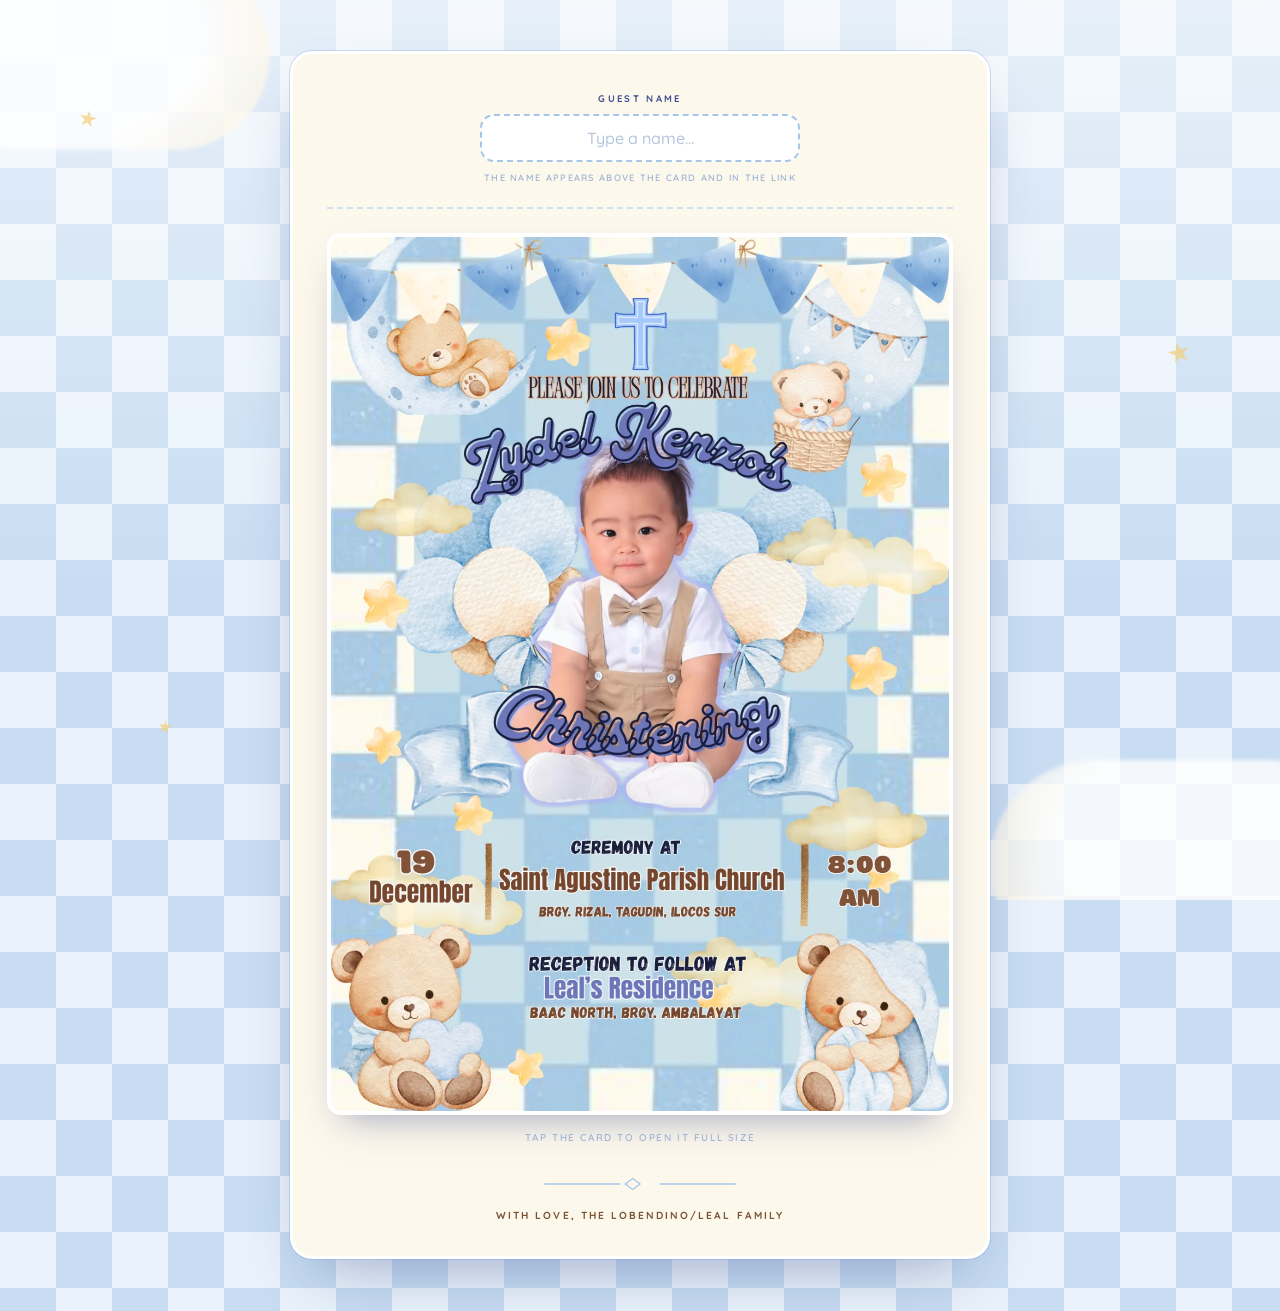
<file: index.html>
<!DOCTYPE html>
<html lang="en">
<head>
  <meta charset="UTF-8" />
  <meta name="viewport" content="width=device-width, initial-scale=1" />
  <title>Zydel Kenzoi · Christening Invitation</title>
  <meta name="description" content="Christening invitation of Zydel Kenzoi." />
  <meta property="og:title" content="Zydel Kenzoi · Christening Invitation" />
  <meta property="og:image" content="assets/christening-card.webp" />
  <link rel="preconnect" href="https://fonts.googleapis.com" />
  <link rel="preconnect" href="https://fonts.gstatic.com" crossorigin />
  <link href="https://fonts.googleapis.com/css2?family=Great+Vibes&family=Quicksand:wght@400;500;600;700&display=swap" rel="stylesheet" />
  <link rel="stylesheet" href="style.css" />
</head>
<body>
  <div class="sky" aria-hidden="true">
    <span class="cloud cloud--a"></span>
    <span class="cloud cloud--b"></span>
    <span class="star star--a"></span>
    <span class="star star--b"></span>
    <span class="star star--c"></span>
  </div>

  <main class="invite">
    <div class="card">

      <div class="namer" id="namer" hidden>
        <label class="namer__label" for="nameInput">Guest name</label>
        <input class="namer__input" id="nameInput" type="text" maxlength="60"
               placeholder="Type a name…" autocomplete="off" spellcheck="false" />
        <p class="namer__hint">The name appears above the card and in the link</p>
      </div>

      <div class="greeting" id="greeting" hidden>
        <p class="greeting__name" id="guest"></p>
        <p class="greeting__line">You are invited</p>
      </div>

      <section class="keepsake">
        <a class="keepsake__frame" href="assets/christening-card.webp" target="_blank" rel="noopener">
          <img src="assets/christening-card.webp" width="1131" height="1600"
               alt="Christening invitation card for Zydel Kenzoi — watercolor teddy bears, clouds and stars on a baby-blue checkered background, with the ceremony at Saint Agustine Parish Church and reception at Leal's Residence." />
        </a>
        <p class="keepsake__hint">Tap the card to open it full size</p>
      </section>

      <footer class="foot">
        <svg class="foot__rule" viewBox="0 0 240 24" aria-hidden="true">
          <path d="M16 12h82" />
          <path d="M142 12h82" />
          <path d="M112 6l8 6-8 6-8-6 8-6Z" />
        </svg>
        <p>With love, the Lobendino/Leal family</p>
      </footer>

    </div>
  </main>

  <script>
    /* Guest name can arrive in the link:
         index.html#Rodel%20Lobendino
         index.html?name=Rodel%20Lobendino
         index.html/Rodel%20Lobendino   (via 404.html on GitHub Pages)
       With no name in the link, a "Guest name" box is shown so you can type one.
       Typing updates the address bar, so copy that link and send it. */
    (function () {
      var BASE_TITLE = "Zydel Kenzoi · Christening Invitation";
      var greeting = document.getElementById("greeting");
      var guestEl = document.getElementById("guest");
      var namer = document.getElementById("namer");
      var input = document.getElementById("nameInput");

      function tidy(value) {
        return String(value == null ? "" : value).replace(/\s+/g, " ").trim().slice(0, 60);
      }

      function fromUrl(value) {
        if (!value) return "";
        try { value = decodeURIComponent(value); } catch (e) { /* keep as typed */ }
        return tidy(value.replace(/[\/_+]+/g, " "));
      }

      function show(value) {
        var text = tidy(value);
        if (!text) {
          greeting.hidden = true;
          guestEl.textContent = "";
          document.title = BASE_TITLE;
          return;
        }
        guestEl.textContent = text;
        greeting.hidden = false;
        document.title = text + " · Zydel Kenzoi Christening";
      }

      var params = new URLSearchParams(location.search);
      var name = fromUrl(params.get("name") || params.get("for") || params.get("guest"));

      if (!name) {
        name = fromUrl(location.hash.replace(/^#/, "").replace(/^(name|for|guest)=/i, ""));
      }

      if (!name) {
        var parts = location.pathname.split("/").filter(Boolean);
        var at = parts.lastIndexOf("index.html");
        if (at > -1 && parts[at + 1]) name = fromUrl(parts.slice(at + 1).join(" "));
      }

      if (name) {
        show(name);
        return;
      }

      namer.hidden = false;
      input.addEventListener("input", function () {
        var typed = input.value;
        show(typed);
        try {
          history.replaceState(
            null,
            "",
            tidy(typed) ? "#" + encodeURIComponent(tidy(typed)) : location.pathname
          );
        } catch (e) { /* file:// may refuse; the greeting still works */ }
      });
    })();
  </script>
</body>
</html>
</file>
<file: style.css>
/* ── Palette (taken from the invitation card) ────────── */
:root {
  --blue-ink: #3f4f8f;
  --blue: #7ba6dc;
  --blue-mid: #a8c6e8;
  --blue-soft: #cfe0f2;
  --blue-wash: #eaf3fb;
  --cream: #fdf8ec;
  --brown: #7a5433;
  --gold: #f2cd76;

  --sans: "Quicksand", "Segoe UI", sans-serif;
}

* { box-sizing: border-box; }

html { -webkit-text-size-adjust: 100%; }

body {
  margin: 0;
  padding: clamp(18px, 4vw, 52px) clamp(12px, 4vw, 40px);
  font-family: var(--sans);
  color: var(--brown);
  min-height: 100vh;
  background-color: #dbe8f6;
  background-image:
    linear-gradient(180deg, rgba(255, 255, 255, 0.55) 0%, rgba(255, 255, 255, 0) 45%),
    repeating-conic-gradient(#c8ddf2 0% 25%, #eaf3fb 0% 50%);
  background-size: 100% 100%, 112px 112px;
}

/* ── Watercolor clouds & stars ───────────────────────── */
.sky {
  position: fixed;
  inset: 0;
  z-index: 0;
  pointer-events: none;
  overflow: hidden;
}

.cloud {
  position: absolute;
  border-radius: 999px;
  filter: blur(2px);
  opacity: 0.8;
  background:
    radial-gradient(circle at 30% 55%, #ffffff 0 40%, rgba(255, 255, 255, 0) 62%),
    radial-gradient(circle at 58% 40%, #ffffff 0 34%, rgba(255, 255, 255, 0) 58%),
    radial-gradient(circle at 78% 62%, #fdf8ec 0 30%, rgba(253, 248, 236, 0) 55%);
}

.cloud--a {
  width: 340px;
  height: 190px;
  top: -40px;
  left: -70px;
}

.cloud--b {
  width: 380px;
  height: 210px;
  bottom: -70px;
  right: -90px;
  transform: scaleX(-1);
}

.star {
  position: absolute;
  width: 22px;
  height: 22px;
  opacity: 0.7;
  background: var(--gold);
  clip-path: polygon(50% 0%, 61% 35%, 98% 35%, 68% 57%, 79% 91%, 50% 70%, 21% 91%, 32% 57%, 2% 35%, 39% 35%);
}

.star--a { top: 12%; left: 6%; transform: rotate(12deg) scale(0.8); }
.star--b { top: 38%; right: 7%; transform: rotate(-14deg); }
.star--c { bottom: 18%; left: 12%; transform: rotate(8deg) scale(0.65); }

/* ── Card ────────────────────────────────────────────── */
.invite {
  position: relative;
  z-index: 1;
  width: 100%;
  max-width: 700px;
  margin: 0 auto;
}

.card {
  background: var(--cream);
  border: 3px solid #ffffff;
  border-radius: 22px;
  padding: clamp(20px, 4.5vw, 38px) clamp(16px, 4vw, 34px) clamp(24px, 4vw, 34px);
  box-shadow:
    0 0 0 1px rgba(123, 166, 220, 0.35),
    0 30px 60px -24px rgba(63, 79, 143, 0.45);
  text-align: center;
  animation: rise 0.9s ease both;
}

/* ── Guest name input ────────────────────────────────── */
.namer {
  margin-bottom: clamp(18px, 3.5vw, 24px);
  padding-bottom: clamp(18px, 3.5vw, 24px);
  border-bottom: 2px dashed var(--blue-soft);
}

.namer__label {
  display: block;
  margin-bottom: 10px;
  font-size: 0.6rem;
  font-weight: 700;
  letter-spacing: 0.24em;
  text-transform: uppercase;
  color: var(--blue-ink);
}

.namer__input {
  width: 100%;
  max-width: 320px;
  padding: 12px 16px;
  font-family: var(--sans);
  font-size: 1rem;
  font-weight: 500;
  text-align: center;
  color: var(--brown);
  background: #ffffff;
  border: 2px dashed var(--blue-mid);
  border-radius: 14px;
  transition: border-color 0.2s ease, box-shadow 0.2s ease;
}

.namer__input::placeholder {
  color: #b3c6de;
  font-weight: 500;
}

.namer__input:focus {
  border-color: var(--blue);
  box-shadow: 0 0 0 4px rgba(123, 166, 220, 0.22);
  outline: none;
}

.namer__hint {
  margin: 10px 0 0;
  font-size: 0.58rem;
  font-weight: 600;
  letter-spacing: 0.14em;
  text-transform: uppercase;
  color: #9db4d4;
}

/* ── Guest greeting ──────────────────────────────────── */
.greeting {
  padding-bottom: clamp(18px, 3.5vw, 24px);
  margin-bottom: clamp(18px, 3.5vw, 24px);
  border-bottom: 2px dashed var(--blue-soft);
}

.greeting__name {
  margin: 0;
  font-family: "Great Vibes", "Brush Script MT", cursive;
  font-size: clamp(1.9rem, 8vw, 2.9rem);
  line-height: 1.2;
  color: var(--blue-ink);
  text-shadow:
    2px 2px 0 #ffffff,
    3px 6px 12px rgba(63, 79, 143, 0.24);
  overflow-wrap: anywhere;
}

.greeting__line {
  margin: 6px 0 0;
  font-size: 0.64rem;
  font-weight: 700;
  letter-spacing: 0.28em;
  text-transform: uppercase;
  color: var(--brown);
}

/* ── Keepsake card ───────────────────────────────────── */
.keepsake__frame {
  display: block;
  border-radius: 14px;
  overflow: hidden;
  border: 4px solid #ffffff;
  box-shadow: 0 18px 34px -16px rgba(63, 79, 143, 0.5);
  transition: transform 0.25s ease, box-shadow 0.25s ease;
}

.keepsake__frame img {
  display: block;
  width: 100%;
  height: auto;
}

.keepsake__frame:hover,
.keepsake__frame:focus-visible {
  transform: translateY(-3px);
  box-shadow: 0 24px 40px -16px rgba(63, 79, 143, 0.55);
  outline: none;
}

.keepsake__hint {
  margin: 16px 0 0;
  font-size: 0.62rem;
  font-weight: 600;
  letter-spacing: 0.16em;
  text-transform: uppercase;
  color: #9db4d4;
}

/* ── Footer ──────────────────────────────────────────── */
.foot {
  margin-top: clamp(22px, 4vw, 30px);
}

.foot__rule {
  display: block;
  width: min(220px, 70%);
  margin: 0 auto 14px;
  fill: none;
  stroke: var(--blue-mid);
  stroke-width: 1.5;
  stroke-linecap: round;
}

.foot p {
  margin: 0;
  font-size: 0.64rem;
  font-weight: 700;
  letter-spacing: 0.2em;
  text-transform: uppercase;
  color: var(--brown);
}

/* ── Motion ──────────────────────────────────────────── */
@keyframes rise {
  from { opacity: 0; transform: translateY(16px); }
  to   { opacity: 1; transform: none; }
}

@media (prefers-reduced-motion: reduce) {
  .card { animation: none; }
}

[hidden] { display: none !important; }

/* ── Small screens ───────────────────────────────────── */
@media (max-width: 560px) {
  .keepsake__frame { border-width: 3px; }
}
</file>
